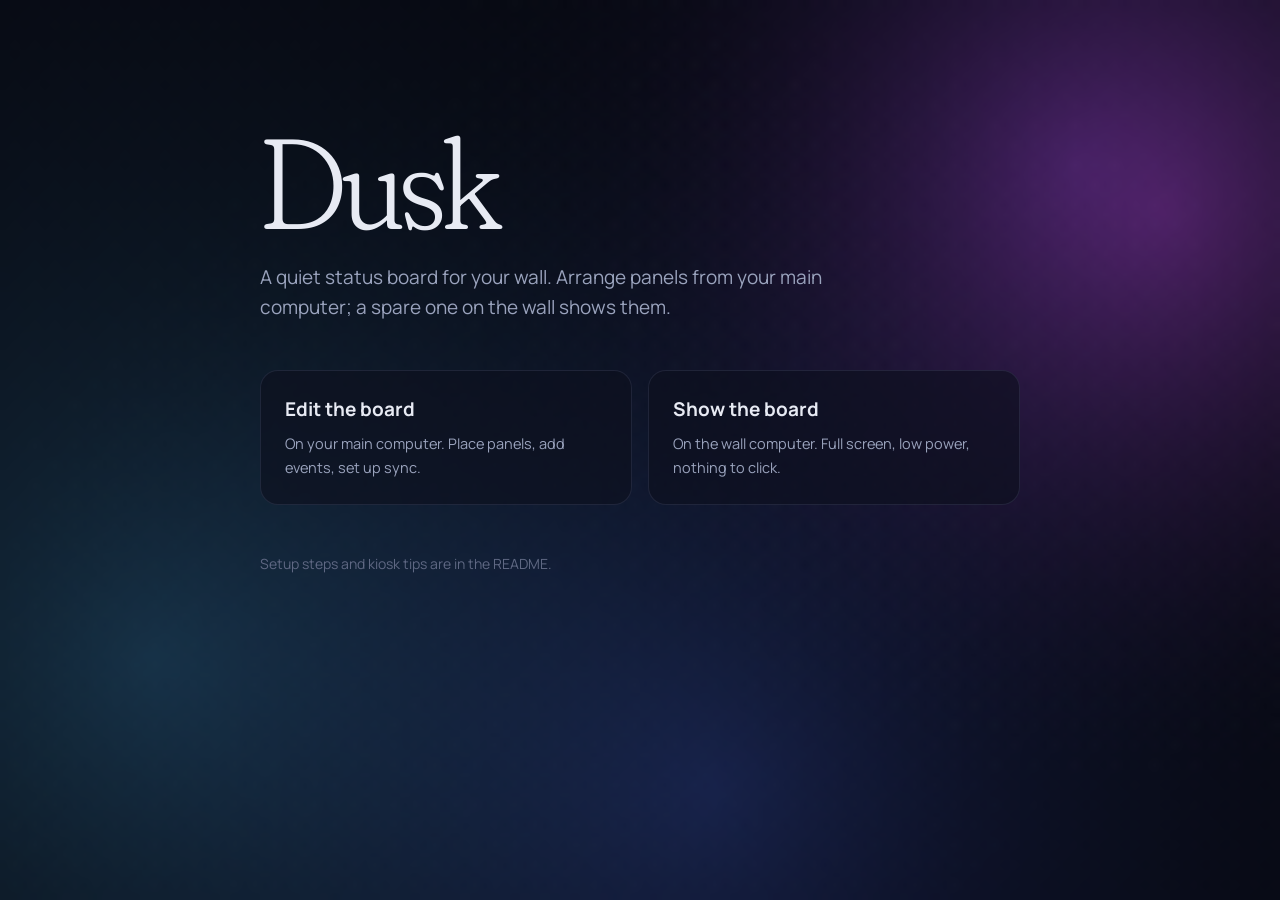
<file: index.html>
<!doctype html>
<html lang="en">
<head>
  <meta charset="utf-8">
  <meta name="viewport" content="width=device-width, initial-scale=1">
  <title>Dusk</title>
  <meta name="theme-color" content="#070912">
  <link rel="icon" href="assets/icon.svg" type="image/svg+xml">
  <link rel="preconnect" href="https://fonts.googleapis.com">
  <link rel="preconnect" href="https://fonts.gstatic.com" crossorigin>
  <link rel="stylesheet" href="https://fonts.googleapis.com/css2?family=Fraunces:opsz,wght,SOFT@9..144,200..600,0..100&family=Manrope:wght@400;500;600;700&display=swap">
  <link rel="stylesheet" href="css/board.css">
  <style>
    html, body { margin: 0; min-height: 100%; background: var(--ink); color: var(--text); font: 16px/1.55 var(--font-ui); }
    canvas { position: fixed; inset: 0; width: 100vw; height: 100vh; }
    main { position: relative; max-width: 760px; margin: 0 auto; padding: 14vh 24px 60px; }
    h1 { font-family: var(--font-display); font-weight: 300; font-size: clamp(64px, 12vw, 128px); line-height: .9; margin: 0;
      font-variation-settings: "SOFT" 100, "opsz" 144; letter-spacing: -.03em; }
    p.lead { color: var(--text-dim); font-size: 19px; max-width: 34em; margin: 22px 0 48px; }
    .choices { display: grid; grid-template-columns: 1fr 1fr; gap: 16px; }
    .choice { display: block; text-decoration: none; color: var(--text); padding: 24px; border-radius: 18px;
      background: var(--surface); border: 1px solid var(--line); }
    .choice:hover, .choice:focus-visible { border-color: var(--accent); outline: none; }
    .choice strong { display: block; font-size: 19px; margin-bottom: 6px; }
    .choice span { color: var(--text-dim); font-size: 14.5px; }
    footer { margin-top: 48px; color: var(--text-faint); font-size: 14px; }
    footer a { color: var(--text-dim); }
    @media (max-width: 600px) { .choices { grid-template-columns: 1fr; } }
  </style>
</head>
<body>
  <canvas id="bg" aria-hidden="true"></canvas>
  <main>
    <h1>Dusk</h1>
    <p class="lead">A quiet status board for your wall. Arrange panels from your main computer; a spare one on the wall shows them.</p>
    <div class="choices">
      <a class="choice" href="editor.html"><strong>Edit the board</strong><span>On your main computer. Place panels, add events, set up sync.</span></a>
      <a class="choice" href="display.html"><strong>Show the board</strong><span>On the wall computer. Full screen, low power, nothing to click.</span></a>
    </div>
    <footer>Setup steps and kiosk tips are in the README.</footer>
  </main>
  <script type="module">
    import { createBackground } from './js/core/background.js';
    const bg = createBackground(document.getElementById('bg'));
    bg.configure({ style: 'aurora', intensity: 0.5, fps: 15, hue: 230, speed: 1 });
  </script>
</body>
</html>
</file>
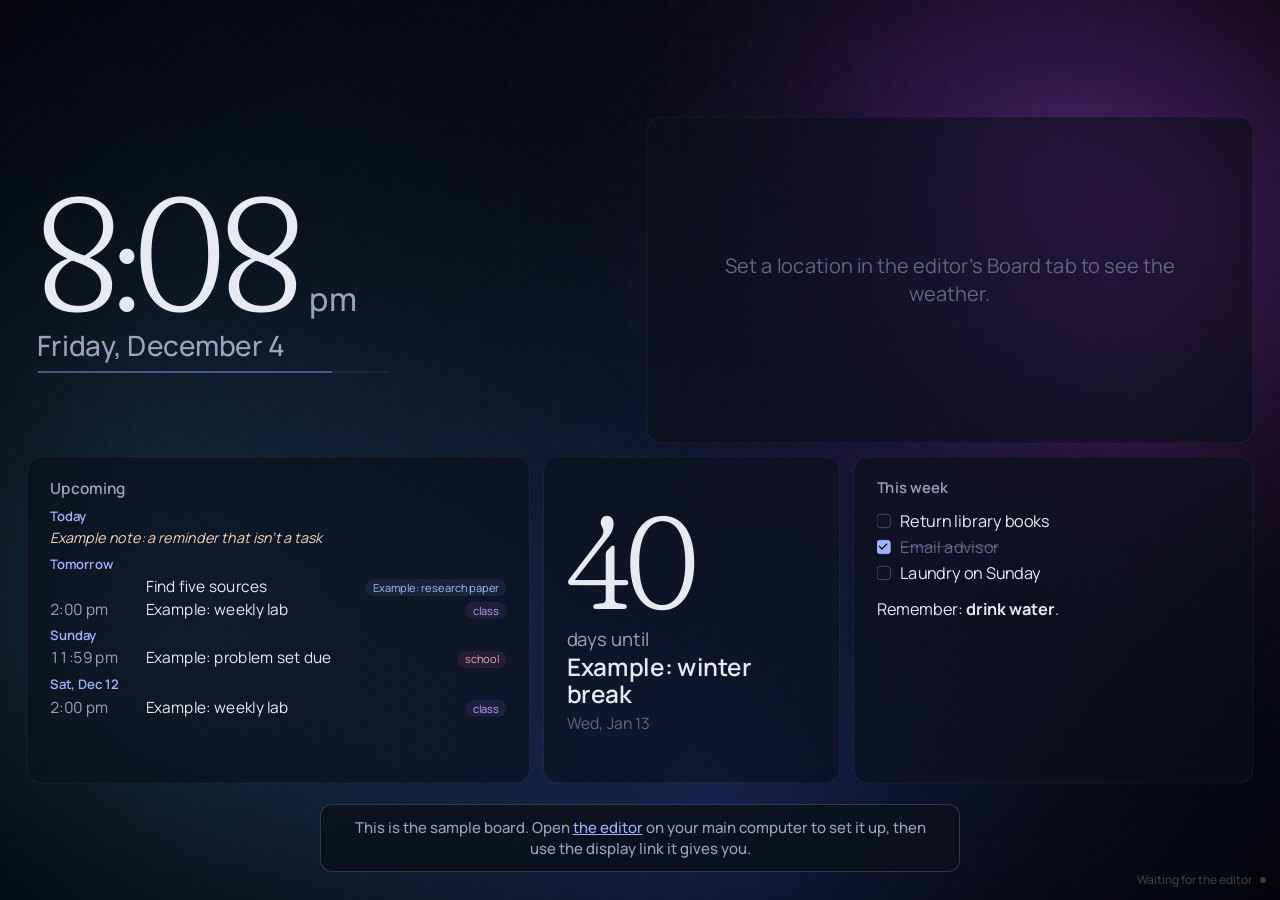
<file: display.html>
<!doctype html>
<html lang="en">
<head>
  <meta charset="utf-8">
  <meta name="viewport" content="width=device-width, initial-scale=1">
  <title>Dusk display</title>
  <meta name="theme-color" content="#070912">
  <link rel="icon" href="assets/icon.svg" type="image/svg+xml">
  <link rel="preconnect" href="https://fonts.googleapis.com">
  <link rel="preconnect" href="https://fonts.gstatic.com" crossorigin>
  <link rel="stylesheet" href="https://fonts.googleapis.com/css2?family=Fraunces:opsz,wght,SOFT@9..144,200..600,0..100&family=Manrope:wght@400;500;600;700&display=swap">
  <link rel="stylesheet" href="css/board.css">
  <link rel="stylesheet" href="css/display.css">
</head>
<body>
  <canvas id="bg" aria-hidden="true"></canvas>
  <div class="vignette" aria-hidden="true"></div>
  <main id="stage" class="stage"></main>
  <div class="dim" id="dim" aria-hidden="true"></div>
  <div class="banner" id="banner" hidden></div>
  <div class="status" id="status" data-state="idle"><span></span><i></i></div>
  <script type="module" src="js/display.js"></script>
</body>
</html>
</file>
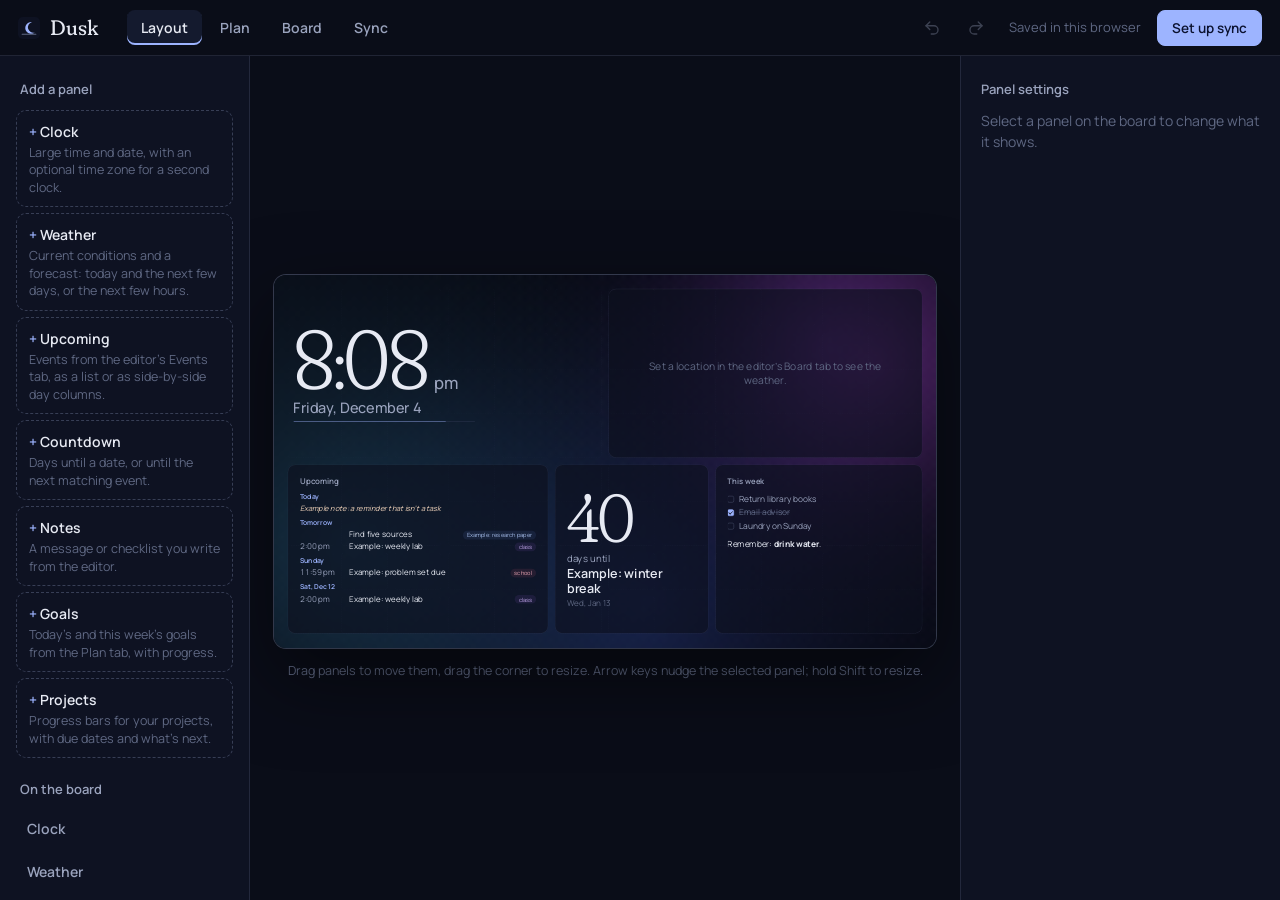
<file: editor.html>
<!doctype html>
<html lang="en">
<head>
  <meta charset="utf-8">
  <meta name="viewport" content="width=device-width, initial-scale=1">
  <title>Dusk editor</title>
  <meta name="theme-color" content="#070912">
  <link rel="icon" href="assets/icon.svg" type="image/svg+xml">
  <link rel="preconnect" href="https://fonts.googleapis.com">
  <link rel="preconnect" href="https://fonts.gstatic.com" crossorigin>
  <link rel="stylesheet" href="https://fonts.googleapis.com/css2?family=Fraunces:opsz,wght,SOFT@9..144,200..600,0..100&family=Manrope:wght@400;500;600;700&display=swap">
  <link rel="stylesheet" href="css/board.css">
  <link rel="stylesheet" href="css/editor.css">
  <link rel="stylesheet" href="css/plan.css">
</head>
<body>
  <header class="top">
    <a class="brand" href="index.html" aria-label="Dusk home">
      <img src="assets/icon.svg" alt="" width="22" height="22"><span>Dusk</span>
    </a>
    <nav class="tabs" role="tablist">
      <button role="tab" data-tab="layout" aria-selected="true">Layout</button>
      <button role="tab" data-tab="plan">Plan</button>
      <button role="tab" data-tab="board">Board</button>
      <button role="tab" data-tab="sync">Sync</button>
    </nav>
    <div class="top-actions">
      <button class="icon-btn" id="undoBtn" title="Undo (Ctrl+Z)" aria-label="Undo">
        <svg viewBox="0 0 24 24"><path d="M9 14 4 9l5-5"/><path d="M4 9h10.5a5.5 5.5 0 0 1 0 11H11"/></svg>
      </button>
      <button class="icon-btn" id="redoBtn" title="Redo (Ctrl+Shift+Z)" aria-label="Redo">
        <svg viewBox="0 0 24 24"><path d="m15 14 5-5-5-5"/><path d="M20 9H9.5a5.5 5.5 0 0 0 0 11H13"/></svg>
      </button>
      <span class="pub-state" id="pubState" role="status"></span>
      <button class="btn primary" id="publishBtn">Publish</button>
    </div>
  </header>

  <main>
    <!-- Layout -->
    <section class="tab-panel layout" data-panel="layout">
      <aside class="side palette">
        <h2>Add a panel</h2>
        <ul class="type-list" id="typeList"></ul>
        <h2>On the board</h2>
        <ul class="panel-list" id="panelList"></ul>
      </aside>
      <div class="canvas-wrap" id="canvasWrap">
        <div class="viewport" id="viewport">
          <canvas class="preview-bg" id="previewBg" aria-hidden="true"></canvas>
          <div class="frame" id="frame">
            <div class="stage" id="stage"></div>
            <div class="overlay" id="overlay"></div>
          </div>
        </div>
        <p class="hint">Drag panels to move them, drag the corner to resize. Arrow keys nudge the selected panel; hold Shift to resize.</p>
      </div>
      <aside class="side inspector" id="inspector"></aside>
    </section>

    <!-- Plan -->
    <section class="tab-panel plan" data-panel="plan" hidden>
      <div class="plan-bar">
        <div class="week-nav">
          <button class="icon-btn" id="weekPrev" title="Back a week (Shift+←)" aria-label="Back a week"><svg viewBox="0 0 24 24"><path d="m15 18-6-6 6-6"/></svg></button>
          <button class="icon-btn" id="weekNext" title="Forward a week (Shift+→)" aria-label="Forward a week"><svg viewBox="0 0 24 24"><path d="m9 18 6-6-6-6"/></svg></button>
          <div class="week-title">
            <h1 id="weekLabel"></h1>
            <span class="week-sub"><span id="weekRel"></span><span id="weekSummary"></span></span>
          </div>
          <button class="btn ghost small" id="weekThis" title="Back to today (T)">Today</button>
        </div>
        <div class="view-toggle" role="group" aria-label="View">
          <button type="button" data-view="days" aria-pressed="true" title="Today and the days after it (D)">Days</button>
          <button type="button" data-view="month" aria-pressed="false" title="The whole month (M)">Month</button>
          <button type="button" data-view="list" aria-pressed="false" title="Everything in a searchable list (L)">List</button>
        </div>
        <div class="plan-keys" aria-hidden="true">
          <span><kbd>N</kbd> add</span><span>Double-click a day</span><span>Drag empty space to select</span><span>Right-drag to scroll</span>
        </div>
        <div class="sel-filter">
          <button type="button" class="btn ghost small" id="planSelect" title="Select tasks by category, dates or done (S)">
            <svg viewBox="0 0 24 24" aria-hidden="true"><path d="M4 5h16l-6 7.5V19l-4-2v-4.5z"/></svg><span>Select…</span>
          </button>
          <button type="button" class="icon-btn" id="planSelectOff" hidden title="Turn the selection filter off (Esc)" aria-label="Turn the selection filter off"><svg viewBox="0 0 24 24"><path d="M6 6l12 12M18 6 6 18"/></svg></button>
        </div>
        <button type="button" class="btn ghost small keys-btn" id="planKeys" title="Keyboard shortcuts (?)">
          <svg viewBox="0 0 24 24" aria-hidden="true"><rect x="2.5" y="6" width="19" height="12" rx="2"/><path d="M6 10h1M10 10h1M14 10h1M18 10h0M7 14h10"/></svg>Shortcuts
        </button>
      </div>
      <div class="class-bar" id="planClasses" role="tablist" aria-label="Show one class" hidden></div>
      <div class="plan-body">
        <div class="plan-main plan-scroll" id="planMain">
          <div class="timeline" id="planWeek"></div>
          <div class="month" id="planMonth" hidden></div>
          <div class="plan-list" id="planList" hidden>
            <div class="list-toolbar">
              <input type="search" id="listSearch" placeholder="Search tasks, projects, categories" aria-label="Search">
              <label class="check"><input type="checkbox" id="listDone"> Show done</label>
              <label class="check"><input type="checkbox" id="listPast"> Show past</label>
              <span class="spacer"></span>
              <label class="btn ghost small file-btn" title="Calendar file from Canvas, Google Calendar or Outlook">Import .ics<input type="file" id="icsInput" accept=".ics,text/calendar" hidden></label>
              <button class="btn ghost small" id="clearDone">Remove finished</button>
            </div>
            <table class="list-table">
              <thead><tr><th class="c-tick"><span class="sr">Done</span></th><th>When</th><th>Title</th><th>Project</th><th>Category</th><th>Repeats</th></tr></thead>
              <tbody></tbody>
            </table>
          </div>
        </div>
        <aside class="plan-side plan-scroll" id="planSide" aria-label="Goals, projects and inbox"></aside>
      </div>
      <div class="sel-bar" id="selBar" data-act="sel-bar" hidden role="toolbar" aria-label="Selection">
        <span class="sel-count" id="selCount"></span>
        <button type="button" class="btn small" data-act="sel-done">Done</button>
        <button type="button" class="btn small" data-act="sel-due" title="Set a due date for the selected tasks">⚑ Due date</button>
        <button type="button" class="btn small" data-act="sel-menu">Move, project…</button>
        <button type="button" class="btn danger small" data-act="sel-delete">Delete</button>
        <span class="sel-hint">Drag any of them to move them all</span>
        <button type="button" class="icon-btn" data-act="sel-clear" title="Clear selection (Esc)" aria-label="Clear selection"><svg viewBox="0 0 24 24"><path d="M6 6l12 12M18 6 6 18"/></svg></button>
      </div>
      <button class="fab" id="planFab" title="Add a task, goal or project (N)" aria-label="Add">
        <svg viewBox="0 0 24 24"><path d="M12 5v14M5 12h14"/></svg>
      </button>
    </section>

    <!-- Board -->
    <section class="tab-panel page" data-panel="board" hidden>
      <div class="page-inner">
        <h1>Board</h1>
        <p class="lead">Settings that apply to the whole display.</p>
        <div id="boardForm" class="board-form"></div>
      </div>
    </section>

    <!-- Sync -->
    <section class="tab-panel page" data-panel="sync" hidden>
      <div class="page-inner" id="syncPage"></div>
    </section>
  </main>

  <div class="update-bar" id="updateBar" role="status" hidden>
    <span>A new version of Dusk is ready.</span>
    <button type="button" class="btn primary small" id="updateReload">Reload</button>
    <button type="button" class="btn ghost small" id="updateLater">Later</button>
  </div>
  <div class="toast" id="toast" role="status" hidden></div>
  <script type="module" src="js/editor/main.js"></script>
</body>
</html>
</file>
<file: css/board.css>
/* Shared by the display and the editor preview: tokens, the stage and panel chrome. */

:root {
  --ink: #070912;
  --text: #e7eaf3;
  --text-dim: #9aa3bd;
  --text-faint: #5f6883;
  --line: rgba(160, 175, 220, .12);
  --line-strong: rgba(160, 175, 220, .26);
  --surface: rgba(13, 17, 30, .64);
  --ember: #ffb38a;
  --accent: #9db4ff;
  --font-display: 'Fraunces', 'Iowan Old Style', Georgia, serif;
  --font-ui: 'Manrope', system-ui, -apple-system, 'Segoe UI', sans-serif;
}

.stage {
  position: absolute;
  left: 0; top: 0;
  transform-origin: 0 0;
  font-family: var(--font-ui);
  color: var(--text);
  -webkit-font-smoothing: antialiased;
}

.panel {
  position: absolute;
  box-sizing: border-box;
  padding: 30px 34px;
  border-radius: 22px;
}
.panel[data-style="card"] {
  background: var(--surface);
  border: 1px solid var(--line);
}
.panel[data-style="outline"] {
  border: 1px solid var(--line-strong);
}
.panel[data-style="bare"] {
  padding: 12px 16px;
}

.panel-body {
  width: 100%;
  height: 100%;
  container-type: size;
  overflow: hidden;
}

.panel-inner {
  width: 100%;
  height: 100%;
  transform-origin: 0 0;
}

.panel-title {
  margin: 0;
  font-size: min(5.4cqh, 4.2cqw);
  font-weight: 600;
  color: var(--text-dim);
  letter-spacing: .01em;
  flex: none;
}
.panel[data-align="center"] .panel-title { text-align: center; }
.panel[data-align="right"] .panel-title { text-align: right; }

.panel-msg {
  height: 100%;
  display: grid;
  place-items: center;
  text-align: center;
  color: var(--text-faint);
  font-size: min(7cqh, 4.6cqw);
  line-height: 1.4;
  padding: 0 6%;
}
</file>
<file: css/display.css>
html, body {
  margin: 0;
  height: 100%;
  overflow: hidden;
  background: var(--ink);
}
body.hide-cursor, body.hide-cursor * { cursor: none !important; }

#bg {
  position: fixed;
  inset: 0;
  width: 100vw;
  height: 100vh;
  display: block;
}

/* Soft vignette keeps the eye on the panels; pure CSS, drawn once. */
.vignette {
  position: fixed;
  inset: 0;
  pointer-events: none;
  background: radial-gradient(ellipse at 50% 45%, transparent 55%, rgba(0, 0, 0, .55) 100%);
}

.dim {
  position: fixed;
  inset: 0;
  background: #000;
  opacity: 0;
  pointer-events: none;
  transition: opacity 4s ease;
}

.status {
  position: fixed;
  right: 14px;
  bottom: 12px;
  display: flex;
  align-items: center;
  gap: 8px;
  font: 500 12px var(--font-ui);
  color: var(--text-faint);
  opacity: .55;
}
.status i {
  width: 6px; height: 6px; border-radius: 50%;
  background: var(--text-faint);
}
.status[data-state="ok"] i { background: #6fcf97; }
.status[data-state="stale"] i { background: var(--ember); }
.status[data-state="error"] i { background: #f07178; }
.status span { display: none; }
.status[data-state="error"] span, .status[data-state="stale"] span, .status[data-state="idle"] span { display: inline; }

.banner {
  position: fixed;
  left: 50%;
  bottom: 28px;
  transform: translateX(-50%);
  padding: 12px 20px;
  border-radius: 12px;
  background: rgba(13, 17, 30, .9);
  border: 1px solid var(--line-strong);
  color: var(--text-dim);
  font: 500 15px/1.4 var(--font-ui);
  max-width: min(640px, 90vw);
  text-align: center;
}
.banner a { color: var(--accent); }
.banner[hidden] { display: none; }
</file>
<file: css/editor.css>
/* Editor UI. Shares tokens with board.css. */

:root {
  --ui-bg: #0a0d18;
  --ui-side: #0e1222;
  --ui-raised: #141a2e;
  --ui-input: #0a0e1b;
  --ui-border: rgba(160, 175, 220, .14);
  --ui-border-strong: rgba(160, 175, 220, .28);
  --ui-accent: #9db4ff;
  --ui-accent-ink: #0b1230;
  --danger: #f08a8f;
  --ok: #7fd6a4;
  --radius: 10px;
}

* { box-sizing: border-box; }
html, body { margin: 0; height: 100%; }
body {
  background: var(--ui-bg);
  color: var(--text);
  font: 14px/1.5 var(--font-ui);
  -webkit-font-smoothing: antialiased;
  display: flex;
  flex-direction: column;
}
a { color: var(--ui-accent); }
code { font-size: .92em; background: var(--ui-raised); padding: .1em .35em; border-radius: 4px; }
.muted { color: var(--text-faint); }
.small { font-size: 12px; }
.sr { position: absolute; width: 1px; height: 1px; overflow: hidden; clip: rect(0 0 0 0); }
.spacer { flex: 1; }
[hidden] { display: none !important; }

:focus-visible { outline: 2px solid var(--ui-accent); outline-offset: 2px; }

/* ---------- header ---------- */
.top {
  height: 56px;
  flex: none;
  display: flex;
  align-items: center;
  gap: 28px;
  padding: 0 18px;
  border-bottom: 1px solid var(--ui-border);
  background: var(--ui-bg);
}
.brand {
  display: flex; align-items: center; gap: 10px;
  color: var(--text); text-decoration: none;
  font-family: var(--font-display); font-size: 21px; font-weight: 400;
  font-variation-settings: "SOFT" 100, "opsz" 72;
}
.tabs { display: flex; gap: 4px; }
.tabs button {
  appearance: none; border: 0; background: none; color: var(--text-dim);
  font: 600 14px var(--font-ui); padding: 8px 14px; border-radius: 8px; cursor: pointer;
}
.tabs button:hover { color: var(--text); background: var(--ui-raised); }
.tabs button[aria-selected="true"] { color: var(--text); background: var(--ui-raised); box-shadow: inset 0 -2px 0 var(--ui-accent); }
.top-actions { margin-left: auto; display: flex; align-items: center; gap: 10px; }
.pub-state { color: var(--text-faint); font-size: 13px; margin: 0 6px; white-space: nowrap; }
.pub-state.warn { color: var(--ember); }
.pub-state.error { color: var(--danger); }

.icon-btn {
  width: 34px; height: 34px; display: grid; place-items: center;
  border: 1px solid transparent; background: none; color: var(--text-dim); border-radius: 8px; cursor: pointer;
}
.icon-btn svg { width: 18px; height: 18px; fill: none; stroke: currentColor; stroke-width: 1.8; stroke-linecap: round; stroke-linejoin: round; }
.icon-btn:hover:not(:disabled) { background: var(--ui-raised); color: var(--text); }
.icon-btn:disabled { opacity: .35; cursor: default; }

/* ---------- buttons & inputs ---------- */
.btn {
  appearance: none; display: inline-flex; align-items: center; justify-content: center; gap: 6px;
  font: 600 13.5px var(--font-ui); color: var(--text);
  background: var(--ui-raised); border: 1px solid var(--ui-border-strong);
  padding: 8px 14px; border-radius: 8px; cursor: pointer; text-decoration: none; white-space: nowrap;
}
.btn:hover:not(:disabled) { border-color: var(--text-faint); }
.btn:disabled { opacity: .45; cursor: default; }
.btn.primary { background: var(--ui-accent); color: var(--ui-accent-ink); border-color: var(--ui-accent); }
.btn.primary:hover:not(:disabled) { filter: brightness(1.08); }
.btn.ghost { background: transparent; }
.btn.danger { background: transparent; color: var(--danger); border-color: rgba(240, 138, 143, .35); }
.btn.small { padding: 5px 10px; font-size: 12.5px; }
.file-btn { cursor: pointer; }
.link { appearance: none; background: none; border: 0; padding: 0; color: var(--ui-accent); font: inherit; font-weight: 600; cursor: pointer; }
.link.danger { color: var(--danger); }

input[type="text"], input[type="search"], input[type="password"], input[type="number"], input[type="date"], input[type="time"],
input:not([type]), select, textarea {
  width: 100%;
  background: var(--ui-input); color: var(--text);
  border: 1px solid var(--ui-border-strong); border-radius: 8px;
  padding: 8px 10px; font: 14px var(--font-ui);
  color-scheme: dark;
}
textarea { resize: vertical; line-height: 1.5; }
input:focus, select:focus, textarea:focus { outline: none; border-color: var(--ui-accent); box-shadow: 0 0 0 3px rgba(157, 180, 255, .18); }

.field { display: flex; flex-direction: column; gap: 6px; }
.field > label { font-weight: 600; font-size: 13px; color: var(--text-dim); }
.field .help { color: var(--text-faint); font-size: 12px; line-height: 1.45; }
.field-heading { margin: 8px 0 0; font-size: 13px; color: var(--text); }
.fields { display: flex; flex-direction: column; gap: 16px; }
.fields.two-col { display: grid; grid-template-columns: repeat(2, minmax(0, 1fr)); gap: 18px 24px; }
.fields.two-col .field-location, .fields.two-col .field-toggle { grid-column: 1 / -1; }

.toggle { display: flex; align-items: center; gap: 10px; cursor: pointer; font-weight: 500; color: var(--text); }
.toggle input { position: absolute; opacity: 0; width: 0; height: 0; }
.switch { flex: none; width: 34px; height: 20px; border-radius: 99px; background: var(--ui-raised); border: 1px solid var(--ui-border-strong); position: relative; transition: background .15s; }
.switch::after { content: ""; position: absolute; top: 2px; left: 2px; width: 14px; height: 14px; border-radius: 50%; background: var(--text-dim); transition: transform .15s, background .15s; }
.toggle input:checked + .switch { background: var(--ui-accent); border-color: var(--ui-accent); }
.toggle input:checked + .switch::after { transform: translateX(14px); background: var(--ui-accent-ink); }
.toggle input:focus-visible + .switch { outline: 2px solid var(--ui-accent); outline-offset: 2px; }
.toggle.inline { margin-top: 18px; }

/* "Show" chips and segmented buttons in the panel inspector */
.checks-label { font-weight: 600; font-size: 13px; color: var(--text-dim); }
.checks { display: flex; flex-wrap: wrap; gap: 6px; }
.check-chip { font: 500 13px var(--font-ui); color: var(--text-faint); background: transparent; border: 1px dashed var(--ui-border-strong);
  border-radius: 99px; padding: 5px 11px 5px 9px; cursor: pointer; display: inline-flex; align-items: center; gap: 6px; text-decoration: line-through; text-decoration-color: rgba(160,175,220,.35); }
.check-chip::before { content: ""; width: 12px; height: 12px; border-radius: 3px; border: 1.5px solid currentColor; box-sizing: border-box; }
.check-chip.on { color: var(--text); background: var(--ui-raised); border-style: solid; text-decoration: none; }
.check-chip.on::before { background: var(--ui-accent) url("data:image/svg+xml,%3Csvg xmlns='http://www.w3.org/2000/svg' viewBox='0 0 12 12'%3E%3Cpath d='M2.5 6.2 5 8.5l4.5-5' fill='none' stroke='%230b1230' stroke-width='1.8' stroke-linecap='round' stroke-linejoin='round'/%3E%3C/svg%3E") center/100% no-repeat; border-color: var(--ui-accent); }
.check-chip:hover { border-color: var(--ui-accent); }
.iseg { display: inline-flex; background: var(--ui-input); border: 1px solid var(--ui-border-strong); border-radius: 9px; padding: 2px; gap: 2px; align-self: flex-start; }
.iseg button { font: 500 13px var(--font-ui); color: var(--text-dim); background: none; border: 0; border-radius: 7px; padding: 5px 11px; cursor: pointer; }
.iseg button:hover { color: var(--text); }
.iseg button.on { background: var(--ui-raised); color: var(--text); box-shadow: inset 0 0 0 1px var(--ui-border-strong); }

.range-row { display: flex; align-items: center; gap: 12px; }
.range-row input { flex: 1; accent-color: var(--ui-accent); }
.range-row output { min-width: 3.5em; text-align: right; color: var(--text-dim); font-variant-numeric: tabular-nums; }

.color-row { display: flex; align-items: center; gap: 8px; flex-wrap: wrap; }
.color-row input[type="color"] { width: 44px; height: 34px; padding: 2px; border: 1px solid var(--ui-border-strong); border-radius: 8px; background: var(--ui-input); cursor: pointer; }
.swatch { width: 26px; height: 26px; border-radius: 50%; border: 2px solid var(--ui-bg); background: var(--c); box-shadow: 0 0 0 1px var(--ui-border-strong); cursor: pointer; }

.loc { display: flex; flex-direction: column; gap: 8px; align-items: flex-start; }
.loc-current { display: flex; gap: 12px; align-items: baseline; font-weight: 600; }
.loc-row { display: flex; gap: 8px; width: 100%; }
.loc-results { list-style: none; margin: 0; padding: 0; width: 100%; display: flex; flex-direction: column; gap: 2px; }
.loc-results button { width: 100%; text-align: left; background: var(--ui-raised); border: 1px solid var(--ui-border); color: var(--text); padding: 7px 10px; border-radius: 6px; cursor: pointer; font: inherit; }
.loc-results button:hover { border-color: var(--ui-accent); }

/* ---------- main area ---------- */
main { flex: 1; min-height: 0; display: flex; }
.tab-panel { flex: 1; min-width: 0; }

.layout { display: grid; grid-template-columns: 250px minmax(0, 1fr) 320px; min-height: 0; }
.side { background: var(--ui-side); overflow-y: auto; padding: 18px 16px 28px; }
.palette { border-right: 1px solid var(--ui-border); }
.inspector { border-left: 1px solid var(--ui-border); }
.side h2 { font-size: 13px; color: var(--text-dim); margin: 6px 4px 10px; font-weight: 600; }
.side h2 + * { margin-bottom: 22px; }

.type-list, .panel-list { list-style: none; margin: 0; padding: 0; display: flex; flex-direction: column; gap: 6px; }
.type-btn {
  width: 100%; text-align: left; display: flex; flex-direction: column; gap: 2px;
  background: transparent; border: 1px dashed var(--ui-border-strong); border-radius: var(--radius);
  padding: 10px 12px; color: var(--text); cursor: pointer; font: inherit;
}
.type-btn strong { font-weight: 600; }
.type-btn strong::before { content: "+ "; color: var(--ui-accent); }
.type-btn span { color: var(--text-faint); font-size: 12.5px; line-height: 1.4; }
.type-btn:hover { border-style: solid; border-color: var(--ui-accent); background: rgba(157, 180, 255, .05); }
.panel-btn {
  width: 100%; text-align: left; display: flex; justify-content: space-between; align-items: baseline; gap: 8px;
  background: transparent; border: 1px solid transparent; border-radius: 8px; padding: 7px 10px;
  color: var(--text-dim); cursor: pointer; font: inherit; font-weight: 600;
}
.panel-btn small { color: var(--text-faint); font-weight: 500; overflow: hidden; text-overflow: ellipsis; white-space: nowrap; max-width: 55%; }
.panel-btn:hover { background: var(--ui-raised); color: var(--text); }
.panel-btn.active { background: var(--ui-raised); color: var(--text); border-color: var(--ui-border-strong); }

.canvas-wrap { position: relative; display: flex; flex-direction: column; align-items: center; justify-content: center; padding: 24px; min-height: 0; overflow: hidden; }
.viewport { position: relative; border-radius: 12px; overflow: hidden; box-shadow: 0 0 0 1px var(--ui-border-strong), 0 30px 80px rgba(0, 0, 0, .5); background: var(--ink); flex: none; }
.preview-bg { position: absolute; inset: 0; width: 100%; height: 100%; display: block; }
.frame { position: absolute; left: 0; top: 0; transform-origin: 0 0; }
.frame .stage { position: absolute; left: 0; top: 0; }
.hint { color: var(--text-faint); font-size: 12.5px; margin: 14px 0 0; text-align: center; }

.overlay { position: absolute; left: 0; top: 0; }
.grid-cells i { position: absolute; border: 1px dashed rgba(160, 175, 220, .08); border-radius: 10px; }
.hbox {
  position: absolute; border-radius: 22px; cursor: grab;
  border: 2px solid transparent; transition: border-color .12s;
  touch-action: none;
}
.hbox:hover { border-color: rgba(157, 180, 255, .45); }
.hbox.selected { border-color: var(--ui-accent); box-shadow: 0 0 0 6px rgba(157, 180, 255, .12); }
.hbox.overlap { border-color: var(--danger); border-style: dashed; }
.overlay.dragging .hbox { cursor: grabbing; transition: none; }
.overlay.dragging .grid-cells i { border-color: rgba(160, 175, 220, .2); }
.hbox-label {
  position: absolute; left: 14px; top: -16px; transform: translateY(-50%);
  font: 600 22px var(--font-ui); color: var(--ui-accent-ink); background: var(--ui-accent);
  padding: 4px 14px; border-radius: 8px; opacity: 0; pointer-events: none; white-space: nowrap;
}
.hbox.selected .hbox-label, .hbox:hover .hbox-label { opacity: 1; }
.hbox-grip {
  position: absolute; right: -2px; bottom: -2px; width: 44px; height: 44px; cursor: nwse-resize;
  border-right: 6px solid var(--ui-accent); border-bottom: 6px solid var(--ui-accent); border-bottom-right-radius: 22px;
  opacity: 0;
}
.hbox.selected .hbox-grip, .hbox:hover .hbox-grip { opacity: 1; }

.empty-inspector p { color: var(--text-faint); margin: 0 4px; }
.insp-head h2 { font-size: 17px !important; color: var(--text) !important; margin-bottom: 4px !important; }
.insp-head p { color: var(--text-faint); margin: 0 4px 20px; font-size: 13px; }
.inspector .fields + .fields { margin-top: 26px; padding-top: 18px; border-top: 1px solid var(--ui-border); }
.pos-grid { display: grid; grid-template-columns: 1fr 1fr; gap: 12px; }
.insp-actions { display: flex; gap: 8px; margin-top: 26px; padding-top: 18px; border-top: 1px solid var(--ui-border); }

/* ---------- full-page tabs ---------- */
.page { overflow-y: auto; }
.page-inner { max-width: 920px; margin: 0 auto; padding: 36px 28px 80px; }
.page h1 { font-family: var(--font-display); font-weight: 350; font-size: 40px; margin: 0 0 6px; letter-spacing: -.01em; font-variation-settings: "SOFT" 100, "opsz" 96; }
.lead { color: var(--text-dim); margin: 0 0 26px; max-width: 64ch; }
.card { background: var(--ui-side); border: 1px solid var(--ui-border); border-radius: 14px; padding: 22px 24px; }
.form-section { margin-bottom: 18px; }
.form-section h2 { margin: 0 0 16px; font-size: 16px; }
.form-section p { color: var(--text-dim); margin: 0 0 14px; max-width: 64ch; }
.row { display: flex; gap: 10px; align-items: center; flex-wrap: wrap; margin-top: 8px; }
.row input { flex: 1; min-width: 220px; width: auto; }
.ok-text { color: var(--ok); font-weight: 600; }
.warn-text { color: var(--ember, #ffb38a); font-size: 13px; line-height: 1.5; margin: 0; }

.steps ol { list-style: none; counter-reset: step; margin: 0; padding: 0; display: flex; flex-direction: column; gap: 20px; }
.steps li { counter-increment: step; position: relative; padding-left: 44px; }
.steps li::before {
  content: counter(step); position: absolute; left: 0; top: -2px; width: 28px; height: 28px; border-radius: 50%;
  display: grid; place-items: center; font-weight: 700; font-size: 13px;
  border: 1px solid var(--ui-border-strong); color: var(--text-dim);
}
.steps li.done::before { content: "✓"; background: var(--ok); color: #0b2216; border-color: var(--ok); }
.steps li.locked { opacity: .55; }
.steps h3 { margin: 0 0 6px; font-size: 14.5px; }
.steps li p { margin: 0 0 6px; }

.event-form { display: grid; grid-template-columns: 2fr 1fr 1fr; gap: 14px 16px; margin-bottom: 22px; }
.event-form label { display: flex; flex-direction: column; gap: 6px; font-weight: 600; font-size: 13px; color: var(--text-dim); }
.event-form small { font-weight: 400; color: var(--text-faint); font-size: 12px; }
.event-form .f-title { grid-column: span 1; }
.event-form .form-actions { grid-column: 1 / -1; display: flex; gap: 10px; }
.event-form.is-editing { border-color: var(--ui-accent); }
.events-toolbar { display: flex; align-items: center; gap: 10px; margin-bottom: 12px; flex-wrap: wrap; }
.check { display: flex; gap: 8px; align-items: center; color: var(--text-dim); cursor: pointer; }
.check input { accent-color: var(--ui-accent); }
.event-list table { width: 100%; border-collapse: collapse; }
.event-list th { text-align: left; font-size: 12.5px; color: var(--text-faint); font-weight: 600; padding: 8px 10px; border-bottom: 1px solid var(--ui-border); }
.event-list td { padding: 10px; border-bottom: 1px solid var(--ui-border); vertical-align: top; }
.event-list tr.past td { color: var(--text-faint); }
.event-list tr.editing td { background: rgba(157, 180, 255, .06); }
.nowrap { white-space: nowrap; }
.row-actions { text-align: right; white-space: nowrap; }
.row-actions .link + .link { margin-left: 14px; }
.empty { padding: 20px 0; }

/* ---------- toast ---------- */
.toast {
  position: fixed; left: 50%; bottom: 24px; transform: translateX(-50%);
  background: var(--ui-raised); border: 1px solid var(--ui-border-strong); color: var(--text);
  padding: 10px 18px; border-radius: 10px; box-shadow: 0 12px 40px rgba(0, 0, 0, .5);
  font-weight: 600; max-width: min(560px, 92vw); z-index: 10;
}
.toast.error { border-color: var(--danger); color: var(--danger); }

/* ---------- new version notice ---------- */
.update-bar {
  position: fixed; top: 64px; left: 50%; transform: translateX(-50%); z-index: 2100;
  display: flex; align-items: center; gap: 10px; padding: 8px 8px 8px 16px; border-radius: 12px;
  background: #161c31; border: 1px solid var(--ui-accent); box-shadow: 0 16px 48px rgba(0, 0, 0, .55);
  font-weight: 600; white-space: nowrap;
}

/* ---------- narrow screens ---------- */
@media (max-width: 1100px) {
  .layout { grid-template-columns: 210px minmax(0, 1fr) 280px; }
}
@media (max-width: 860px) {
  body { height: auto; min-height: 100%; }
  .top { flex-wrap: wrap; height: auto; padding: 10px 14px; gap: 10px; }
  .top-actions { margin-left: 0; width: 100%; }
  .pub-state { margin-right: auto; }
  main { display: block; }
  .layout { display: flex; flex-direction: column; }
  .canvas-wrap { height: 56vh; order: -1; }
  .palette, .inspector { border: 0; border-top: 1px solid var(--ui-border); }
  .fields.two-col, .event-form { grid-template-columns: 1fr; }
  .page-inner { padding: 24px 16px 60px; }
}

@media (prefers-reduced-motion: reduce) {
  * { transition: none !important; }
}

/* Sync → Test the connection */
.conn-steps { list-style: none; margin: 4px 0 0; padding: 0; display: flex; flex-direction: column; gap: 10px; }
.conn-steps li { display: flex; flex-direction: column; gap: 3px; padding-left: 28px; position: relative; font-size: 14px; }
.conn-steps li::before { position: absolute; left: 0; top: 0; width: 20px; height: 20px; border-radius: 50%; display: grid; place-items: center;
  font: 700 12px/20px var(--font-ui); text-align: center; }
.conn-steps li.ok::before { content: "✓"; background: rgba(120, 220, 160, .18); color: var(--ok, #7fdca0); }
.conn-steps li.bad::before { content: "✕"; background: rgba(255, 120, 120, .16); color: #ff9a9a; }
.conn-steps li.run::before { content: "…"; background: var(--ui-raised); color: var(--text-dim); }
.conn-steps li span { color: var(--text-dim); line-height: 1.5; }
.conn-steps li.bad span { color: var(--text); }
</file>
<file: css/plan.css>
/* Plan tab: week board, sidebar, menus, popovers and quick add. Uses tokens from editor.css. */

.plan { display: flex; flex-direction: column; min-height: 0; position: relative; }

/* ---------- top bar ---------- */
.plan-bar {
  flex: none; display: flex; align-items: center; gap: 24px;
  padding: 12px 20px; border-bottom: 1px solid var(--ui-border);
}
.week-nav { display: flex; align-items: center; gap: 4px; }
.week-nav .icon-btn svg { stroke-width: 2.2; }
.week-title { display: flex; flex-direction: column; margin: 0 10px 0 8px; min-width: 150px; }
.week-title h1 {
  margin: 0; font-family: var(--font-display); font-weight: 350; font-size: 26px; line-height: 1.1;
  font-variation-settings: "SOFT" 100, "opsz" 72; letter-spacing: -.01em;
}
.week-sub { display: flex; gap: 10px; font-size: 12.5px; color: var(--text-faint); }
.week-sub #weekRel { color: var(--text-dim); font-weight: 600; }
.view-toggle { display: inline-flex; background: var(--ui-input); border: 1px solid var(--ui-border); border-radius: 9px; padding: 3px; }
.view-toggle button {
  appearance: none; border: 0; background: none; color: var(--text-dim); font: 600 13px var(--font-ui);
  padding: 5px 14px; border-radius: 6px; cursor: pointer;
}
.view-toggle button[aria-pressed="true"] { background: var(--ui-raised); color: var(--text); box-shadow: 0 0 0 1px var(--ui-border-strong); }
.plan-keys { margin-left: auto; display: flex; gap: 16px; font-size: 12px; color: var(--text-faint); white-space: nowrap; }
kbd {
  font: 600 11px var(--font-ui); color: var(--text-dim); background: var(--ui-raised);
  border: 1px solid var(--ui-border-strong); border-bottom-width: 2px; border-radius: 5px; padding: 0 5px; margin: 0 1px;
}

/* ---------- class views ---------- */
.class-bar {
  flex: none; display: flex; align-items: center; gap: 6px; padding: 5px 20px; overflow-x: auto; scrollbar-width: none;
  border-bottom: 1px solid var(--ui-border); background: var(--ui-bg);
}
.class-bar[hidden] { display: none; }
.class-bar::-webkit-scrollbar { display: none; }
.class-label { font-size: 12px; font-weight: 600; color: var(--text-faint); text-transform: uppercase; letter-spacing: .08em; margin-right: 4px; flex: none; }
.class-pill {
  flex: none; display: inline-flex; align-items: center; gap: 7px; padding: 3px 11px; border-radius: 99px; cursor: pointer;
  font: 600 13px var(--font-ui); color: var(--text-dim); background: transparent; border: 1px solid var(--ui-border-strong);
}
.class-pill i { width: 8px; height: 8px; border-radius: 50%; background: hsl(var(--h) 60% 62%); }
.class-pill b { font-weight: 600; font-size: 11.5px; color: var(--text-faint); background: var(--ui-raised); border-radius: 99px; padding: 0 6px; line-height: 17px; }
.class-pill:hover { color: var(--text); border-color: var(--ui-accent); }
.class-pill[aria-selected="true"] { color: var(--ui-accent-ink); background: var(--ui-accent); border-color: var(--ui-accent); }
.class-pill.has-h[aria-selected="true"] { color: hsl(var(--h) 40% 12%); background: hsl(var(--h) 60% 70%); border-color: hsl(var(--h) 60% 70%); }
.class-pill[aria-selected="true"] i { background: currentColor; }
.class-pill[aria-selected="true"] b { color: inherit; background: rgba(0, 0, 0, .14); }
.class-hint { font-size: 12px; color: var(--text-faint); margin-left: 8px; white-space: nowrap; flex: none; }
/* A thin line in the class's color under the bar, so you can tell at a glance you're in a class view. */
.plan.class-view .class-bar { box-shadow: inset 0 -2px 0 hsl(var(--class-h, 225) 60% 65% / .7); }
.cat-chip.current { box-shadow: 0 0 0 2px hsl(var(--h) 60% 65% / .8); }

/* ---------- body ---------- */
.plan-body { flex: 1; min-height: 0; display: grid; grid-template-columns: minmax(0, 1fr) 340px; }
.plan-main { overflow: auto; min-height: 0; }
.plan-side { user-select: none; -webkit-user-select: none; overflow-y: auto; background: var(--ui-side); border-left: 1px solid var(--ui-border); padding: 16px 16px 120px; }

/* ---------- week board ---------- */
.timeline {
  display: grid; grid-template-columns: repeat(var(--days, 7), var(--colw, 200px)); grid-template-rows: auto 1fr;
  width: max-content; min-height: 100%;
}
.day {
  grid-row: 2; user-select: none; -webkit-user-select: none;
  display: flex; flex-direction: column; gap: 6px; padding: 0 8px 90px;
  border-right: 1px solid var(--ui-border); min-width: 0; transition: background .12s;
}
.day.mstart { border-left: 1px solid var(--ui-border-strong); }
.day.mstart .dmon { color: var(--ui-accent); font-weight: 700; }

/* the strip scrolls sideways; give it a visible, quiet scrollbar */
.plan-main { scrollbar-color: rgba(160, 175, 220, .25) transparent; }
.plan-main::-webkit-scrollbar { height: 10px; width: 10px; }
.plan-main::-webkit-scrollbar-thumb { background: rgba(160, 175, 220, .22); border-radius: 10px; border: 2px solid var(--ui-bg); }
.plan-main::-webkit-scrollbar-track { background: transparent; }

/* ---------- month ---------- */
.month { height: 100%; padding: 0 0 0 0; }
.mgrid {
  display: grid; grid-template-columns: repeat(7, minmax(0, 1fr));
  grid-template-rows: 34px repeat(var(--weeks, 5), minmax(118px, 1fr));
  min-height: 100%; height: 100%;
}
.mhead {
  position: sticky; top: 0; z-index: 2; background: var(--ui-bg);
  display: flex; align-items: center; padding: 0 10px; font-size: 12.5px; font-weight: 600; color: var(--text-faint);
  border-bottom: 1px solid var(--ui-border);
}
.mday {
  min-width: 0; min-height: 0; display: flex; flex-direction: column; gap: 3px; padding: 6px 6px 6px;
  border-right: 1px solid var(--ui-border); border-bottom: 1px solid var(--ui-border);
  user-select: none; -webkit-user-select: none; overflow: hidden; transition: background .12s;
}
.mday:nth-child(7n + 7) { border-right: 0; }
.mday.out { background: rgba(0, 0, 0, .18); }
.mday.out .mnum { color: var(--text-faint); opacity: .6; }
.mday.today { background: rgba(157, 180, 255, .06); }
.mday.drop-over { background: rgba(157, 180, 255, .1); box-shadow: inset 0 0 0 1px rgba(157, 180, 255, .35); }
.mday-head { display: flex; align-items: center; gap: 6px; flex: none; }
.mnum {
  appearance: none; border: 0; background: none; cursor: pointer; padding: 2px 6px; border-radius: 6px;
  font: 400 15px var(--font-display); color: var(--text-dim); font-variation-settings: "SOFT" 100, "opsz" 36;
}
.mnum:hover { background: rgba(157, 180, 255, .12); color: var(--text); }
.mday.today .mnum { background: var(--ui-accent); color: var(--ui-accent-ink); font-weight: 600; }
.mday.past:not(.today) .mnum { color: var(--text-faint); }
.mday .tasks { flex: 1; min-height: 0; overflow: hidden; gap: 2px; }
.task.mini {
  grid-template-columns: 12px minmax(0, 1fr) auto; gap: 6px; align-items: center;
  padding: 2px 6px 2px 6px; border-radius: 5px; font-size: 12.5px; background: var(--ui-raised);
}
.task.mini[hidden] { display: none; }
.task.mini .tick { width: 12px; height: 12px; margin: 0; border-width: 1.3px; }
.task.mini .tick.on::after, .task.mini.done .tick::after { left: 3px; top: .6px; width: 3px; height: 6px; border-width: 0 1.5px 1.5px 0; }
.task.mini.done .tick { background: var(--ui-accent); border-color: var(--ui-accent); }
.task.mini.done .tick::after { content: ""; position: absolute; border-style: solid; border-color: var(--ui-accent-ink); transform: rotate(45deg); }
.task.mini .task-title { font-size: 12.5px; line-height: 1.5; white-space: nowrap; overflow: hidden; text-overflow: ellipsis; }
.task.mini .m-time { font-size: 11px; color: var(--text-faint); font-variant-numeric: tabular-nums; }
.task.mini.overdue .m-time { color: var(--ember); }
.mmore {
  appearance: none; border: 0; background: none; cursor: pointer; text-align: left; flex: none;
  color: var(--text-faint); font: 600 12px var(--font-ui); padding: 1px 6px; border-radius: 5px;
}
.mmore:hover { color: var(--ui-accent); background: rgba(157, 180, 255, .08); }
.mday .inline-add input { font-size: 12.5px; padding: 4px 6px; }
.day.today { background: linear-gradient(to bottom, rgba(157, 180, 255, .055), rgba(157, 180, 255, .02) 40%, transparent); }
.day-head {
  position: sticky; top: 0; z-index: 2; display: flex; align-items: baseline; gap: 6px;
  margin: 0 -8px; padding: 14px 10px 10px; background: var(--ui-bg); cursor: context-menu; user-select: none;
}
.day.today .day-head { background: #0d1120; }
.dow { font-size: 12.5px; font-weight: 600; color: var(--text-dim); }
.dnum { font-family: var(--font-display); font-size: 22px; font-weight: 400; line-height: 1; font-variation-settings: "SOFT" 100, "opsz" 48; }
.dmon { font-size: 12px; color: var(--text-faint); }
.dspace { flex: 1; }
.day.today .dow { color: var(--ui-accent); }
.day.today .dnum {
  color: var(--ui-accent-ink); background: var(--ui-accent); border-radius: 8px; padding: 3px 6px 2px;
  font-size: 18px; align-self: center;
}
.day.past:not(.today) .dnum, .day.past:not(.today) .dow { color: var(--text-faint); }
.dgoals { font-size: 11.5px; font-weight: 700; color: var(--text-faint); padding: 1px 6px; border-radius: 99px; border: 1px solid var(--ui-border-strong); }
.dgoals.all { color: var(--ok); border-color: rgba(127, 214, 164, .45); }
.dg-add {
  appearance: none; border: 0; background: none; color: var(--text-faint); font: 600 11.5px var(--font-ui);
  cursor: pointer; padding: 2px 4px; border-radius: 5px; opacity: 0; white-space: nowrap;
}
.day:hover .dg-add, .dg-add:focus-visible { opacity: 1; }
.dg-add:hover { color: var(--ui-accent); background: rgba(157, 180, 255, .1); }

.tasks { list-style: none; margin: 0; padding: 0; display: flex; flex-direction: column; gap: 5px; }

/* task card */
.task {
  --edge: 0;
  position: relative; display: grid; grid-template-columns: 18px minmax(0, 1fr); gap: 8px; align-items: start;
  padding: 7px 9px 7px 9px; border-radius: 8px; cursor: pointer; user-select: none;
  background: var(--ui-raised); border: 1px solid var(--ui-border);
  box-shadow: inset 3px 0 0 hsl(var(--h, 220) 50% 64% / var(--edge));
  transition: border-color .12s, opacity .15s;
}
.task[style] { --edge: .9; }
.task:hover { border-color: var(--ui-border-strong); }
.task:focus-visible { outline: 2px solid var(--ui-accent); outline-offset: 1px; }
.task-main { display: flex; flex-direction: column; gap: 2px; min-width: 0; }
.task-title { font-size: 13.5px; line-height: 1.35; overflow-wrap: anywhere; }
.task-meta { display: flex; flex-wrap: wrap; gap: 2px 8px; font-size: 11.5px; color: var(--text-faint); }
.task-meta .m-time { color: var(--text-dim); font-variant-numeric: tabular-nums; }
.m-proj { color: hsl(var(--h, 220) 55% 74%); }
.task .m-proj { color: hsl(var(--h, 220) 45% 70%); }
.task.done { opacity: .5; }
.task.done .task-title { text-decoration: line-through; text-decoration-color: var(--text-faint); }
.task.overdue .m-time, .task.overdue .m-date { color: var(--ember); }
.task.overdue .tick { border-color: var(--ember); }
.tasks.compact .task { padding: 6px 8px; background: rgba(20, 26, 46, .6); }

/* the round done button, shared by tasks and one-off goals */
.tick {
  appearance: none; width: 16px; height: 16px; margin-top: 1px; padding: 0; flex: none; cursor: pointer;
  border-radius: 50%; border: 1.5px solid var(--text-faint); background: transparent; position: relative;
  transition: border-color .12s, background .12s;
}
.tick:hover { border-color: var(--ui-accent); background: rgba(157, 180, 255, .12); }
.tick.on { background: var(--ui-accent); border-color: var(--ui-accent); }
.tick.on::after {
  content: ""; position: absolute; left: 4.4px; top: 1.6px; width: 3.5px; height: 7px;
  border: solid var(--ui-accent-ink); border-width: 0 1.8px 1.8px 0; transform: rotate(45deg);
}
.tick:disabled { opacity: .35; cursor: default; }

/* goals */
.goal-list { list-style: none; margin: 0; padding: 0; display: flex; flex-direction: column; gap: 3px; }
.goal {
  display: grid; grid-template-columns: auto minmax(0, 1fr) auto; align-items: center; gap: 8px;
  padding: 6px 8px; border-radius: 8px; cursor: pointer; user-select: none;
}
.goal:hover { background: rgba(157, 180, 255, .06); }
.goal:focus-visible { outline: 2px solid var(--ui-accent); outline-offset: 1px; }
.goal .tick { margin-top: 0; border-radius: 5px; }
.goal .tick.on::after { left: 4.4px; top: 1.4px; }
.goal-title { font-size: 13.5px; line-height: 1.35; overflow-wrap: anywhere; }
.goal-count { font-size: 12px; font-weight: 700; color: var(--text-faint); font-variant-numeric: tabular-nums; }
.goal.done .goal-title { color: var(--text-faint); text-decoration: line-through; text-decoration-color: var(--line-strong); }
.goal.done .goal-count { color: var(--ok); }
.pips {
  appearance: none; border: 0; background: none; padding: 3px 0; cursor: pointer; display: inline-flex; gap: 3px;
}
.pips i { width: 7px; height: 14px; border-radius: 3px; border: 1.5px solid var(--text-faint); transition: background .15s, border-color .15s; }
.pips i.on { background: var(--ui-accent); border-color: var(--ui-accent); }
.pips:hover i:not(.on) { border-color: var(--ui-accent); }
.goal.done .pips i.on { background: var(--ok); border-color: var(--ok); }

.day-goals { background: rgba(157, 180, 255, .045); border: 1px solid rgba(157, 180, 255, .1); border-radius: 9px; padding: 3px; }
.day-goals .goal { padding: 5px 6px; }
.day-goals .goal-title { font-size: 12.5px; }

/* inline add + add buttons */
.add-row {
  appearance: none; border: 0; background: none; text-align: left; cursor: pointer;
  color: var(--text-faint); font: 600 12.5px var(--font-ui); padding: 7px 9px; border-radius: 8px; opacity: .55;
}
.day:hover .add-row, .side-block:hover .add-row, .proj .add-row, .add-row:focus-visible { opacity: 1; }
.add-row:hover { color: var(--ui-accent); background: rgba(157, 180, 255, .07); }
.add-bar { display: flex; align-items: center; }
.add-bar .add-row:first-child { flex: 1; }
.add-row.add-alt { font-weight: 600; padding: 7px 7px; opacity: 0; }
.day:hover .add-row.add-alt, .add-row.add-alt:focus-visible { opacity: .9; }
.inline-add input, .plan input, .plan textarea { user-select: text; -webkit-user-select: text; }
.inline-add input {
  width: 100%; font-size: 13.5px; padding: 7px 9px; border-radius: 8px;
  background: var(--ui-input); border: 1px solid var(--ui-accent); box-shadow: 0 0 0 3px rgba(157, 180, 255, .16);
}

/* ---------- sidebar ---------- */
.side-block { margin-bottom: 26px; border-radius: 12px; transition: background .12s, box-shadow .12s; }
.side-block > header { display: flex; align-items: center; gap: 8px; margin: 0 4px 10px; min-height: 26px; }
.side-block > header h2 { margin: 0; font-size: 13px; font-weight: 700; color: var(--text); }
.side-block .count { font-size: 12px; color: var(--text-faint); font-weight: 600; }
.week-pill { font-size: 11.5px; font-weight: 700; color: var(--ui-accent); background: rgba(157, 180, 255, .1); padding: 2px 8px; border-radius: 99px; }
.icon-add {
  margin-left: auto; width: 26px; height: 26px; border-radius: 8px; border: 1px solid var(--ui-border-strong);
  background: var(--ui-raised); color: var(--text-dim); font: 500 17px/1 var(--font-ui); cursor: pointer;
  display: grid; place-items: center; padding: 0 0 2px;
}
.icon-add:hover { color: var(--ui-accent); border-color: var(--ui-accent); }
.side-hint { margin: 4px 6px 8px; color: var(--text-faint); font-size: 12.5px; line-height: 1.45; }
.week-bar { height: 4px; margin: 0 6px 10px; border-radius: 4px; background: var(--ui-raised); overflow: hidden; }
.week-bar i { display: block; height: 100%; background: var(--ui-accent); border-radius: 4px; transition: width .3s; }
.carry {
  margin: 8px 4px 0; width: calc(100% - 8px); appearance: none; cursor: pointer; text-align: left;
  border: 1px dashed var(--ui-border-strong); background: transparent; color: var(--text-dim);
  font: 600 12.5px var(--font-ui); padding: 8px 10px; border-radius: 8px;
}
.carry:hover { border-color: var(--ui-accent); color: var(--text); }
.overdue-block > header h2 { color: var(--ember); }
.overdue-block .tasks { padding: 0 2px; }
.small-link { font-size: 12.5px; margin: 6px 6px 0; color: var(--text-faint); }
.inbox .tasks { padding: 0 2px; }

/* projects */
.proj {
  margin-bottom: 8px; padding: 10px 12px 11px; border-radius: 10px; cursor: grab; user-select: none;
  background: var(--ui-raised); border: 1px solid var(--ui-border);
}
.proj:hover { border-color: var(--ui-border-strong); }
.proj:focus-visible { outline: 2px solid var(--ui-accent); outline-offset: 1px; }
.proj.archived { opacity: .55; }
.proj-head { display: flex; align-items: center; gap: 8px; cursor: pointer; }
.chev { width: 0; height: 0; border-left: 5px solid var(--text-faint); border-top: 4px solid transparent; border-bottom: 4px solid transparent; transition: transform .15s; flex: none; }
.proj.open .chev { transform: rotate(90deg); }
.proj-name { flex: 1; min-width: 0; font-weight: 700; font-size: 13.5px; overflow: hidden; text-overflow: ellipsis; white-space: nowrap; }
.proj-pct { font-size: 12.5px; font-weight: 700; color: hsl(var(--h) 55% 74%); font-variant-numeric: tabular-nums; }
.more {
  appearance: none; border: 0; background: none; color: var(--text-faint); cursor: pointer;
  width: 22px; height: 22px; border-radius: 6px; font-size: 16px; line-height: 1; padding: 0; opacity: 0;
}
.proj:hover .more, .more:focus-visible { opacity: 1; }
.more:hover { background: rgba(157, 180, 255, .12); color: var(--text); }
.proj .bar { height: 5px; margin: 9px 0 0; border-radius: 5px; background: rgba(160, 175, 220, .1); overflow: hidden; }
.proj .bar i { display: block; height: 100%; border-radius: 5px; background: hsl(var(--h) 55% 64%); transition: width .3s; }
.proj-meta { margin-top: 7px; font-size: 12px; color: var(--text-faint); line-height: 1.45; }
.proj-meta .late { color: var(--ember); }
.proj .tasks { margin-top: 10px; }
.proj .add-row { margin-top: 4px; padding-left: 4px; }
.done-tasks { margin-top: 8px; }
.done-tasks summary { cursor: pointer; font-size: 12px; color: var(--text-faint); padding: 2px 4px; }
.done-tasks .tasks { margin-top: 6px; }

/* ---------- drag and drop ---------- */
body.is-dragging, body.is-dragging * { cursor: grabbing !important; user-select: none; }
.drag-src { opacity: .3; }
.drag-ghost {
  position: fixed; z-index: 1000; pointer-events: none; margin: 0; list-style: none;
  box-shadow: 0 18px 40px rgba(0, 0, 0, .55), 0 0 0 1px var(--ui-accent); opacity: .96;
  border-radius: 9px;
}
.drop-line {
  position: fixed; z-index: 999; height: 2px; background: var(--ui-accent); border-radius: 2px; pointer-events: none;
}
.drop-line::before, .drop-line::after {
  content: ""; position: absolute; top: -3px; width: 8px; height: 8px; border-radius: 50%; background: var(--ui-accent);
}
.drop-line::before { left: -4px; }
.drop-line::after { right: -4px; }
.day.drop-over { background: rgba(157, 180, 255, .07); box-shadow: inset 0 0 0 1px rgba(157, 180, 255, .3); }
.side-block.drop-over, .proj.drop-over { box-shadow: 0 0 0 2px var(--ui-accent); background: rgba(157, 180, 255, .05); }

/* ---------- day notes: plain text on a day, not a task ---------- */
.day-notes { list-style: none; margin: 0; padding: 0; display: flex; flex-direction: column; gap: 1px; flex: none; }
.dnote {
  position: relative; padding: 3px 14px 3px 4px; border-radius: 5px; cursor: pointer; user-select: none;
  font-size: 13px; font-style: italic; line-height: 1.35; color: #f3d6bd; overflow-wrap: anywhere;
}
.dnote:hover { background: rgba(255, 179, 138, .07); }
.dnote:focus-visible { outline: 2px solid var(--ui-accent); outline-offset: 1px; }
.dnote .n-rep { font-style: normal; font-size: 11px; color: var(--text-faint); }
.dnote.editing { padding: 0; }
.dnote.editing input { font-style: italic; font-size: 13px; padding: 4px 6px; border-color: var(--ember); box-shadow: 0 0 0 3px rgba(255, 179, 138, .15); }
.past:not(.today) .dnote { opacity: .6; }
/* the stretch handle: drag it across days to make a multi-day note */
.note-grip {
  position: absolute; right: 0; top: 2px; bottom: 2px; width: 10px; cursor: ew-resize; border-radius: 0 5px 5px 0; opacity: 0;
  background: linear-gradient(90deg, transparent, rgba(255, 179, 138, .35));
}
.dnote:hover .note-grip { opacity: 1; }
.mday .day-notes { gap: 0; }
.mday .dnote { font-size: 12px; padding: 0 12px 0 4px; white-space: nowrap; overflow: hidden; text-overflow: ellipsis; }
.mday .dnote.editing input { font-size: 12px; padding: 3px 6px; }

/* multi-day notes: one bar across the days */
.timeline { position: relative; }
.mgrid { position: relative; }
.span-layer { position: absolute; inset: 0; pointer-events: none; z-index: 1; }
.span-bar {
  position: absolute; height: 22px; display: flex; align-items: center; gap: 8px; padding: 0 12px;
  border-radius: 7px; pointer-events: auto; cursor: pointer; user-select: none; white-space: nowrap; overflow: hidden;
  background: linear-gradient(90deg, rgba(255, 179, 138, .2), rgba(255, 179, 138, .12)); color: #f8dcc4;
  font-size: 13px; font-style: italic;
}
.timeline .span-bar { height: 22px; }
.mgrid .span-bar { height: 18px; font-size: 12px; padding: 0 8px; border-radius: 5px; }
.span-bar:hover { background: linear-gradient(90deg, rgba(255, 179, 138, .28), rgba(255, 179, 138, .18)); }
.span-bar:focus-visible { outline: 2px solid var(--ui-accent); outline-offset: 1px; }
.span-bar.cont-l { border-top-left-radius: 0; border-bottom-left-radius: 0; }
.span-bar.cont-r { border-top-right-radius: 0; border-bottom-right-radius: 0; }
.span-text { overflow: hidden; text-overflow: ellipsis; }
.span-dates { font-style: normal; font-size: 11.5px; color: rgba(248, 220, 196, .6); flex: none; }
.mgrid .span-dates { display: none; }
.span-h { position: absolute; top: 0; bottom: 0; width: 9px; cursor: ew-resize; }
.span-h.l { left: 0; }
.span-h.r { right: 0; }
.span-bar:hover .span-h { background: rgba(255, 179, 138, .35); }
.span-bar.drag-ghost { position: fixed; pointer-events: none; }
.span-space { flex: none; }
body.is-dragging .span-bar:not(.drag-ghost), body.is-stretching .span-bar { pointer-events: none; }
body.is-stretching, body.is-stretching * { cursor: ew-resize !important; user-select: none; }

/* categories in the sidebar */
.cat-list { list-style: none; margin: 0; padding: 0; display: flex; flex-wrap: wrap; gap: 6px; }
.cat-chip {
  appearance: none; display: inline-flex; align-items: center; gap: 7px; cursor: pointer;
  padding: 5px 9px 5px 8px; border-radius: 99px; border: 1px solid var(--ui-border); background: var(--ui-raised);
  color: var(--text); font: 600 12.5px var(--font-ui);
}
.cat-chip i { width: 10px; height: 10px; border-radius: 50%; background: hsl(var(--h) 55% 64%); }
.cat-chip b { font-weight: 600; color: var(--text-faint); font-size: 11.5px; }
.cat-chip:hover { border-color: hsl(var(--h) 55% 64%); }
.cat-chip.drop-over { box-shadow: 0 0 0 2px hsl(var(--h) 55% 64%); }
.pop .cat-name { font: 600 17px var(--font-ui); border: 0; background: transparent; padding: 2px 0; box-shadow: none; }
.pop .cat-name:focus { background: rgba(157, 180, 255, .06); border-radius: 6px; box-shadow: none; }
.cat-hues .hue.auto { background: var(--ui-input); color: var(--text-dim); font: 700 10px var(--font-ui); display: grid; place-items: center; }
.cat-swatch { flex: none; width: 22px; height: 22px; border-radius: 50%; background: hsl(var(--h) 55% 64%); }
.pop .range-row input { accent-color: var(--ui-accent); }
.pop-note.small { font-size: 12px; margin-top: -4px; }

/* ---------- priority, steps, time ranges ---------- */
.prio { font-weight: 800; margin-right: .35em; letter-spacing: -.04em; }
.task.p1 .prio { color: #f2c48d; }
.task.p2 .prio { color: var(--ember); }
.task.p3 .prio { color: #f08a8f; }
.task.p3:not(.done) { background: linear-gradient(90deg, rgba(240, 138, 143, .08), transparent 60%), var(--ui-raised); }
.task.mini.p1, .task.mini.p2, .task.mini.p3 { box-shadow: inset 3px 0 0 hsl(var(--h, 220) 50% 64% / var(--edge)), inset -2px 0 0 var(--ember); }
.m-steps { color: var(--text-dim); }
.m-steps.all { color: var(--ok); }

.pf-time { display: flex; align-items: center; gap: 8px; }
.pf-time input { flex: 1; min-width: 0; }
.pf-time i { font-style: normal; color: var(--text-faint); font-size: 12.5px; }
.pf-time input:disabled { opacity: .4; }
.wd-row { display: flex; gap: 4px; }
.wd, .seg button {
  appearance: none; flex: 1; height: 30px; border-radius: 7px; cursor: pointer;
  border: 1px solid var(--ui-border-strong); background: var(--ui-input); color: var(--text-dim);
  font: 700 12.5px var(--font-ui);
}
.wd:hover, .seg button:hover { border-color: var(--ui-accent); color: var(--text); }
.wd[aria-pressed="true"], .seg button[aria-pressed="true"] { background: var(--ui-accent); border-color: var(--ui-accent); color: var(--ui-accent-ink); }
.seg { display: flex; gap: 0; }
.seg button { border-radius: 0; margin-left: -1px; }
.seg button:first-child { border-radius: 7px 0 0 7px; margin-left: 0; font-weight: 500; }
.seg button:last-child { border-radius: 0 7px 7px 0; }
.seg button[data-v="3"]:not([aria-pressed="true"]) { color: #f08a8f; }
.seg button[data-v="2"]:not([aria-pressed="true"]) { color: var(--ember); }
.pf-days.hidden { display: none; }

.substeps { list-style: none; margin: 2px 0 4px; padding: 0; display: flex; flex-direction: column; gap: 2px; }
.substeps li { display: grid; grid-template-columns: 14px minmax(0, 1fr) 20px; gap: 7px; align-items: center; }
.substeps .tick.small { width: 14px; height: 14px; margin: 0; }
.substeps .tick.small.on::after { left: 3.6px; top: 1px; width: 3px; height: 6.5px; }
.substeps input {
  border: 0; background: transparent; padding: 4px 4px; border-radius: 5px; font-size: 13.5px; box-shadow: none;
}
.substeps input:focus { background: var(--ui-input); box-shadow: 0 0 0 1px var(--ui-accent); }
.substeps li.done input { color: var(--text-faint); text-decoration: line-through; }
.step-x { appearance: none; border: 0; background: none; color: var(--text-faint); cursor: pointer; font-size: 16px; line-height: 1; border-radius: 5px; opacity: 0; }
.substeps li:hover .step-x, .step-x:focus-visible { opacity: 1; }
.step-x:hover { color: var(--danger); }
.pop .step-add { font-size: 13px; padding: 6px 8px; }
.pf > span output { color: var(--text-dim); font-weight: 700; }

/* copying with Alt-drag */
body.drag-copy, body.drag-copy * { cursor: copy !important; }
body.drag-copy .drag-ghost::after {
  content: "+"; position: absolute; left: -10px; top: -10px; width: 22px; height: 22px; border-radius: 50%;
  background: var(--ok); color: #0b2216; font: 800 16px/22px var(--font-ui); text-align: center;
}

/* ---------- multi-select ---------- */
.task.selected, .goal.selected {
  border-color: var(--ui-accent); background: rgba(157, 180, 255, .14);
  box-shadow: inset 3px 0 0 hsl(var(--h, 220) 50% 64% / var(--edge)), 0 0 0 1px var(--ui-accent);
}
.goal.selected { box-shadow: 0 0 0 1px var(--ui-accent); }
.marquee {
  position: fixed; z-index: 900; pointer-events: none; border-radius: 4px;
  border: 1px solid var(--ui-accent); background: rgba(157, 180, 255, .1);
}
body.is-selecting, body.is-selecting * { cursor: crosshair !important; user-select: none; }
.drag-ghost.multi { box-shadow: 5px 5px 0 -1px #1a2140, 5px 5px 0 0 var(--ui-border-strong), 0 18px 40px rgba(0, 0, 0, .55), 0 0 0 1px var(--ui-accent); }
.ghost-count {
  position: absolute; top: -10px; right: -10px; min-width: 22px; height: 22px; padding: 0 6px; border-radius: 99px;
  background: var(--ui-accent); color: var(--ui-accent-ink); font: 700 12px/22px var(--font-ui); text-align: center;
}
.sel-bar {
  position: absolute; z-index: 6; bottom: 28px; left: calc((100% - 340px) / 2); transform: translateX(-50%);
  display: flex; align-items: center; gap: 8px; padding: 8px 8px 8px 16px; border-radius: 12px;
  background: #161c31; border: 1px solid var(--ui-accent); box-shadow: 0 16px 48px rgba(0, 0, 0, .55);
  animation: qa-rise .14s ease-out; white-space: nowrap;
}
.sel-count { font-weight: 700; margin-right: 6px; }
.sel-hint { color: var(--text-faint); font-size: 12px; margin: 0 4px 0 6px; }
.sel-bar .icon-btn svg { stroke-width: 2; }
body.has-selbar .toast { bottom: 96px; }

/* a newly added item glows briefly so you can see where it went */
@keyframes plan-flash { 0% { box-shadow: 0 0 0 2px var(--ui-accent), 0 0 24px rgba(157, 180, 255, .45); } 100% { box-shadow: 0 0 0 0 transparent; } }
.flash { animation: plan-flash 1.4s ease-out; }

/* ---------- big add button ---------- */
.fab {
  position: absolute; right: calc(340px + 28px); bottom: 26px; z-index: 5;
  width: 60px; height: 60px; border-radius: 50%; border: 0; cursor: pointer;
  background: var(--ui-accent); color: var(--ui-accent-ink);
  box-shadow: 0 10px 30px rgba(0, 0, 0, .5), 0 0 0 6px rgba(157, 180, 255, .12);
  display: grid; place-items: center; transition: transform .12s, box-shadow .12s;
}
.fab svg { width: 28px; height: 28px; fill: none; stroke: currentColor; stroke-width: 2.4; stroke-linecap: round; }
.fab:hover { transform: scale(1.06); box-shadow: 0 12px 34px rgba(0, 0, 0, .55), 0 0 0 8px rgba(157, 180, 255, .16); }
.fab:active { transform: scale(.97); }

/* ---------- list view ---------- */
.plan-list { padding: 20px 24px 120px; max-width: 1100px; }
.list-toolbar { display: flex; align-items: center; gap: 14px; margin-bottom: 14px; flex-wrap: wrap; }
.list-toolbar input[type="search"] { width: 300px; }
.list-table { width: 100%; border-collapse: collapse; }
.list-table th { text-align: left; font-size: 12.5px; color: var(--text-faint); font-weight: 600; padding: 8px 10px; border-bottom: 1px solid var(--ui-border); }
.list-table td { padding: 9px 10px; border-bottom: 1px solid var(--ui-border); vertical-align: top; }
.list-table tr[data-row] { cursor: pointer; }
.list-table tr[data-row]:hover td { background: rgba(157, 180, 255, .04); }
.list-table tr.done td { color: var(--text-faint); }
.list-table tr.done .c-title { text-decoration: line-through; }
.list-table tr.overdue td:nth-child(2) { color: var(--ember); }
.c-tick { width: 28px; }

/* ---------- context menu ---------- */
.ctx-root { position: fixed; inset: 0; z-index: 2000; pointer-events: none; }
.ctx {
  position: fixed; pointer-events: auto; min-width: 210px; max-width: 280px; padding: 5px;
  background: #151b30; border: 1px solid var(--ui-border-strong); border-radius: 10px;
  box-shadow: 0 16px 48px rgba(0, 0, 0, .55);
  animation: ctx-in .09s ease-out;
}
@keyframes ctx-in { from { opacity: 0; transform: scale(.97); } to { opacity: 1; transform: none; } }
.ctx-item {
  appearance: none; width: 100%; display: grid; grid-template-columns: 16px auto minmax(0, 1fr) auto; align-items: center; gap: 6px;
  border: 0; background: none; color: var(--text); font: 500 13.5px var(--font-ui); text-align: left;
  padding: 7px 10px 7px 6px; border-radius: 6px; cursor: pointer;
}
.ctx-item:hover:not(:disabled), .ctx-item:focus-visible, .ctx-item.open { background: rgba(157, 180, 255, .14); outline: none; }
.ctx-item:disabled { color: var(--text-faint); cursor: default; }
.ctx-item.danger { color: var(--danger); }
.ctx-check { color: var(--ui-accent); font-size: 12px; text-align: center; }
.ctx-label { overflow: hidden; text-overflow: ellipsis; white-space: nowrap; }
.ctx-hint { color: var(--text-faint); font-size: 12px; padding-left: 12px; }
.ctx-swatch { width: 10px; height: 10px; border-radius: 50%; background: hsl(var(--h) 55% 64%); }
.ctx-item:not(:has(.ctx-swatch)) { grid-template-columns: 16px minmax(0, 1fr) auto; }
.ctx-sep { height: 1px; background: var(--ui-border); margin: 5px 4px; }
.ctx-head { padding: 6px 10px 4px 28px; font-size: 12px; font-weight: 700; color: var(--text-faint); }

/* ---------- popover editor ---------- */
.pop {
  position: fixed; z-index: 1500; padding: 14px 16px 14px; border-radius: 12px;
  background: #141a2e; border: 1px solid var(--ui-border-strong); box-shadow: 0 20px 60px rgba(0, 0, 0, .6);
  display: flex; flex-direction: column; gap: 12px; animation: ctx-in .1s ease-out;
  max-height: calc(100vh - 24px); overflow-y: auto;
}
.pop-title-row { display: flex; gap: 10px; align-items: flex-start; }
.pop-title-row .tick { width: 20px; height: 20px; margin-top: 5px; }
.pop-title-row .tick.on::after { left: 5.6px; top: 2.4px; width: 4px; height: 8.5px; }
.pop .pop-title {
  flex: 1; resize: none; overflow: hidden; border: 0; background: transparent; padding: 2px 0; box-shadow: none;
  font: 600 17px/1.35 var(--font-ui); color: var(--text);
}
.pop .pop-title:focus { box-shadow: none; border: 0; background: rgba(157, 180, 255, .06); border-radius: 6px; }
.pop-note { margin: -4px 0 0; font-size: 12.5px; color: var(--text-faint); line-height: 1.45; }
.pop-grid { display: grid; grid-template-columns: 1fr 1fr; gap: 10px 12px; }
.pf { display: flex; flex-direction: column; gap: 4px; min-width: 0; }
.pf > span { font-size: 12px; font-weight: 600; color: var(--text-faint); display: flex; justify-content: space-between; }
.pf input, .pf select, .pf textarea { padding: 6px 8px; font-size: 13.5px; }
.pf.hidden { display: none; }
.pf-wide { grid-column: 1 / -1; }
.pf-clear { font-size: 12px; font-weight: 600; }
.pop-head { font: 700 14px var(--font-ui); color: var(--text); }
.due-quick { display: grid; grid-template-columns: 1fr 1fr; gap: 6px; }
.due-q { display: flex; flex-direction: column; align-items: flex-start; gap: 1px; padding: 7px 10px; border-radius: 8px; cursor: pointer;
  background: var(--ui-raised); border: 1px solid var(--ui-border); color: var(--text); font: 600 13px var(--font-ui); text-align: left; }
.due-q span { font-weight: 500; font-size: 11.5px; color: var(--text-faint); }
.due-q:hover, .due-q:focus-visible { border-color: var(--ember); }
.due-q.on { border-color: var(--ember); background: rgba(255, 179, 138, .1); }
.pop-actions { display: flex; gap: 8px; align-items: center; padding-top: 4px; border-top: 1px solid var(--ui-border); padding-top: 12px; }
.stepper { display: flex; align-items: center; border: 1px solid var(--ui-border-strong); border-radius: 8px; overflow: hidden; height: 33px; }
.stepper button { appearance: none; border: 0; background: var(--ui-raised); color: var(--text); width: 34px; height: 100%; font-size: 16px; cursor: pointer; }
.stepper button:hover { background: rgba(157, 180, 255, .15); }
.stepper output { flex: 1; text-align: center; font-weight: 700; font-variant-numeric: tabular-nums; }
.hues { display: flex; flex-wrap: wrap; gap: 6px; padding-top: 3px; }
.hue { width: 22px; height: 22px; border-radius: 50%; border: 2px solid #141a2e; background: hsl(var(--h) 55% 64%); box-shadow: 0 0 0 1px var(--ui-border-strong); cursor: pointer; padding: 0; }
.hue.on { box-shadow: 0 0 0 2px var(--text); }

/* ---------- quick add ---------- */
.qa-backdrop {
  position: fixed; inset: 0; z-index: 1800; background: rgba(4, 6, 14, .62);
  display: flex; justify-content: center; align-items: flex-start; padding-top: 14vh;
  animation: qa-fade .12s ease-out;
}
@keyframes qa-fade { from { opacity: 0; } to { opacity: 1; } }
.qa {
  width: min(640px, calc(100vw - 32px)); background: #121729; border: 1px solid var(--ui-border-strong);
  border-radius: 16px; box-shadow: 0 30px 90px rgba(0, 0, 0, .7); padding: 14px;
  display: flex; flex-direction: column; gap: 12px; animation: qa-rise .16s cubic-bezier(.2, .8, .3, 1);
}
@keyframes qa-rise { from { transform: translateY(-8px) scale(.985); opacity: 0; } to { transform: none; opacity: 1; } }
.qa-kinds { display: flex; gap: 4px; flex-wrap: wrap; }
.qa-kind {
  appearance: none; border: 1px solid transparent; background: none; color: var(--text-dim);
  font: 600 13px var(--font-ui); padding: 6px 12px; border-radius: 8px; cursor: pointer;
}
.qa-kind:hover { color: var(--text); background: var(--ui-raised); }
.qa-kind[aria-pressed="true"] { color: var(--ui-accent-ink); background: var(--ui-accent); }
.qa .qa-input {
  font: 500 20px/1.4 var(--font-ui); padding: 12px 14px; border-radius: 10px; resize: none; overflow: auto;
  background: var(--ui-input); border: 1px solid var(--ui-border-strong); max-height: 220px;
}
.qa-multi { display: flex; flex-direction: column; gap: 6px; width: 100%; }
.qa-multi ul { list-style: none; margin: 0; padding: 0; display: flex; flex-direction: column; gap: 5px; max-height: 260px; overflow: auto; }
.qa-multi li { display: flex; flex-wrap: wrap; align-items: center; gap: 6px; font-size: 13.5px; }
.qa-multi li b { font-weight: 600; margin-right: 4px; }
.qa-multi .qa-chip { font-size: 12px; padding: 2px 8px; }
.qa-count { font-size: 12.5px; color: var(--text-faint); font-weight: 600; }
.qa-chip.prio i { color: var(--ember); font-weight: 800; }
.qa .qa-input:focus { border-color: var(--ui-accent); box-shadow: 0 0 0 3px rgba(157, 180, 255, .18); }
.qa-tools { display: flex; flex-wrap: wrap; align-items: center; gap: 6px; margin-top: -4px; }
.qa-tools[hidden] { display: none; }
.qa-due-btn { font: 600 12.5px var(--font-ui); color: var(--text-dim); background: transparent; border: 1px dashed var(--ui-border-strong);
  border-radius: 99px; padding: 4px 11px; cursor: pointer; }
.qa-due-btn:hover, .qa-due-btn[aria-expanded="true"] { color: var(--text); border-color: var(--ember); }
.qa-due-btn.set { color: var(--ember); border-style: solid; border-color: rgba(255, 179, 138, .45); background: rgba(255, 179, 138, .08); }
.qa-due-x { font: 600 15px/1 var(--font-ui); color: var(--text-faint); background: none; border: 0; cursor: pointer; padding: 2px 4px; margin-left: -4px; }
.qa-due-x:hover { color: var(--text); }
.qa-tools-hint { font-size: 12px; color: var(--text-faint); }
.qa-due { flex-basis: 100%; display: grid; grid-template-columns: repeat(auto-fill, minmax(112px, 1fr)); gap: 6px; padding: 4px 0 2px; }
.qa-due .qa-due-date { padding: 6px 8px; font-size: 13px; }
.qa-preview { display: flex; flex-wrap: wrap; gap: 6px; min-height: 28px; }
.qa-chip {
  display: inline-flex; align-items: center; gap: 6px; font-size: 13px; font-weight: 600;
  padding: 4px 10px; border-radius: 99px; background: rgba(157, 180, 255, .12); color: var(--text);
}
.qa-chip i { font-style: normal; color: var(--ui-accent); }
.qa-chip.muted { background: transparent; color: var(--text-faint); font-weight: 500; padding-left: 2px; }
.qa-chip.new { background: rgba(255, 179, 138, .12); }
.qa-chip.new i { color: var(--ember); }
.qa-help { display: flex; flex-wrap: wrap; gap: 6px 16px; font-size: 12px; color: var(--text-faint); padding: 2px 2px 0; }

/* toast action */
.toast-action {
  appearance: none; margin-left: 14px; border: 0; background: none; color: var(--ui-accent);
  font: 700 13.5px var(--font-ui); cursor: pointer; padding: 0;
}
.toast-action:hover { text-decoration: underline; }

/* ---------- due dates ---------- */
.m-due { color: var(--text-dim); font-weight: 600; }
.m-due.soon { color: var(--ember); }
.m-due.late { color: #f08a8f; }
.m-flag { font-weight: 400; color: var(--ember); margin-right: 3px; }
.m-flag.late { color: #f08a8f; }
/* the due day, lit up while you hover a task that's due then */
.day.due-hl, .mday.due-hl { background: rgba(255, 179, 138, .09) !important; box-shadow: inset 0 0 0 2px rgba(255, 179, 138, .55); position: relative; }
.day.due-hl .day-head { background: #1a1620; }
.day.due-hl::after, .mday.due-hl::after {
  content: "⚑ " attr(data-due-label); position: absolute; left: 6px; right: 6px; bottom: 8px; z-index: 3;
  padding: 4px 8px; border-radius: 6px; background: rgba(255, 179, 138, .16); color: #ffd2b8;
  font: 600 12px var(--font-ui); white-space: nowrap; overflow: hidden; text-overflow: ellipsis; pointer-events: none;
}
.due-tip {
  position: fixed; z-index: 2050; pointer-events: none; padding: 5px 10px; border-radius: 8px; white-space: nowrap;
  background: #1b2036; border: 1px solid var(--ui-border-strong); color: var(--text); font: 600 12.5px var(--font-ui);
  box-shadow: 0 8px 24px rgba(0, 0, 0, .45);
}
.due-tip.soon { border-color: rgba(255, 179, 138, .6); color: #ffd2b8; }
.due-tip.late { border-color: rgba(240, 138, 143, .6); color: #f8b4b7; }

/* notes in a category take its color */
.dnote.has-cat { color: hsl(var(--h) 60% 80%); }
.dnote.has-cat:hover { background: hsl(var(--h) 50% 50% / .1); }
.span-bar.has-cat { background: linear-gradient(90deg, hsl(var(--h) 50% 55% / .26), hsl(var(--h) 50% 55% / .14)); color: hsl(var(--h) 60% 86%); }
.span-bar.has-cat:hover { background: linear-gradient(90deg, hsl(var(--h) 50% 55% / .34), hsl(var(--h) 50% 55% / .2)); }
.span-bar.has-cat .span-dates { color: hsl(var(--h) 40% 80% / .65); }

/* ---------- right-drag panning ---------- */
body.is-panning, body.is-panning * { cursor: grabbing !important; user-select: none; }

/* ---------- shortcuts window ---------- */
.keys-btn { gap: 7px; flex: none; }
/* Select… (filter) */
.sel-filter { display: flex; align-items: center; gap: 2px; flex: none; min-width: 0; }
#planSelect { gap: 7px; max-width: 320px; }
#planSelect span { overflow: hidden; text-overflow: ellipsis; white-space: nowrap; }
#planSelect svg { width: 16px; height: 16px; flex: none; fill: none; stroke: currentColor; stroke-width: 1.6; stroke-linejoin: round; }
#planSelect.on { color: var(--ui-accent-ink); background: var(--ui-accent); border-color: var(--ui-accent); }
#planSelectOff svg { width: 15px; height: 15px; }
.filtering .no-match { opacity: .28; filter: saturate(.4); }
.filtering .no-match:hover { opacity: .5; }
.pop-select .sf-cats, .pop-select .sf-ranges { display: flex; flex-wrap: wrap; gap: 5px; }
.sf-cat, .sf-range { font: 600 12.5px var(--font-ui); padding: 4px 10px; border-radius: 99px; cursor: pointer;
  background: transparent; color: var(--text-dim); border: 1px solid var(--ui-border-strong); }
.sf-cat { color: hsl(var(--h) 55% 74%); border-color: hsl(var(--h) 40% 50% / .45); }
.sf-cat.on { background: hsl(var(--h) 45% 55% / .22); border-color: hsl(var(--h) 55% 65%); color: hsl(var(--h) 70% 86%); }
.sf-range.on { background: var(--ui-raised); color: var(--text); border-color: var(--ui-accent); }
.sf-cat:hover, .sf-range:hover { border-color: var(--ui-accent); }
.sf-dates { display: flex; align-items: center; gap: 8px; margin-top: 6px; }
.sf-dates input { flex: 1; min-width: 0; }
.sf-dates i { font-style: normal; color: var(--text-faint); font-size: 12px; }
.sf-count { margin: 0; font-size: 13px; color: var(--text-dim); }
.sf-count b { color: var(--text); font-size: 15px; }
.sf-actions { display: flex; flex-wrap: wrap; gap: 8px; align-items: center; border-top: 1px solid var(--ui-border); padding-top: 12px; }
.keys-btn svg { width: 17px; height: 17px; fill: none; stroke: currentColor; stroke-width: 1.6; stroke-linecap: round; }
.keys-backdrop {
  position: fixed; inset: 0; z-index: 1900; background: rgba(4, 6, 14, .62);
  display: flex; justify-content: center; align-items: flex-start; padding: 8vh 16px 16px; animation: qa-fade .12s ease-out;
}
.keys {
  width: min(680px, 100%); max-height: 84vh; display: flex; flex-direction: column;
  background: #121729; border: 1px solid var(--ui-border-strong); border-radius: 16px; box-shadow: 0 30px 90px rgba(0, 0, 0, .7);
}
.keys > header { display: flex; align-items: center; gap: 8px; padding: 16px 16px 4px 22px; }
.keys > header h2 { margin: 0; font-size: 17px; }
.keys-lead { margin: 0; padding: 0 22px 10px; color: var(--text-faint); font-size: 13px; }
.keys-body { overflow-y: auto; padding: 0 22px 20px; }
.keys-body section { margin-top: 14px; }
.keys-body h3 { margin: 0 0 6px; font-size: 12.5px; color: var(--text-dim); }
.key-row { display: flex; align-items: center; gap: 12px; padding: 5px 8px; border-radius: 8px; min-height: 36px; }
.key-row:hover { background: rgba(157, 180, 255, .05); }
.key-row.capturing { background: rgba(157, 180, 255, .1); box-shadow: inset 0 0 0 1px var(--ui-accent); }
.key-label { flex: 1; font-size: 13.5px; }
.key-chips { display: flex; flex-wrap: wrap; justify-content: flex-end; gap: 6px; align-items: center; }
.key-chip { display: inline-flex; align-items: center; }
.key-chip kbd { font-size: 12px; padding: 2px 7px; }
.key-chip button { appearance: none; border: 0; background: none; color: var(--text-faint); cursor: pointer; font-size: 15px; padding: 0 3px; opacity: 0; }
.key-row:hover .key-chip button, .key-chip button:focus-visible { opacity: 1; }
.key-chip button:hover { color: var(--danger); }
.key-add { appearance: none; border: 1px dashed var(--ui-border-strong); background: none; color: var(--text-faint); cursor: pointer; font: 600 12px var(--font-ui); padding: 3px 8px; border-radius: 6px; }
.key-add:hover { color: var(--ui-accent); border-color: var(--ui-accent); }
.key-wait { color: var(--ui-accent); font-size: 12.5px; font-weight: 600; }
.keys-body .fixed kbd { font-size: 11.5px; }

/* ---------- narrow screens ---------- */
@media (max-width: 1400px) { .plan-keys { display: none; } .sel-hint { display: none; } }
@media (max-width: 1100px) {
  .plan-body { grid-template-columns: minmax(0, 1fr) 290px; }
  .fab { right: calc(290px + 24px); }
  .sel-bar { left: calc((100% - 290px) / 2); }
}
@media (max-width: 860px) {
  .plan-bar { flex-wrap: wrap; gap: 10px; padding: 10px 14px; }
  .plan-body { display: flex; flex-direction: column; }
  .plan-main { overflow-x: auto; max-height: none; }
  .plan-side { border-left: 0; border-top: 1px solid var(--ui-border); padding-bottom: 100px; }
  .fab { position: fixed; right: 18px; bottom: 18px; }
  .sel-bar { position: fixed; left: 50%; bottom: 90px; }
  .mgrid { grid-template-rows: 30px repeat(var(--weeks, 5), minmax(96px, 1fr)); }
  .task.mini .m-time { display: none; }
  .pop-grid { grid-template-columns: 1fr; }
}
@media (prefers-reduced-motion: reduce) {
  .flash, .ctx, .pop, .qa, .qa-backdrop { animation: none !important; }
}
.pop-select .seg button { white-space: nowrap; padding-left: 9px; padding-right: 9px; }
</file>
